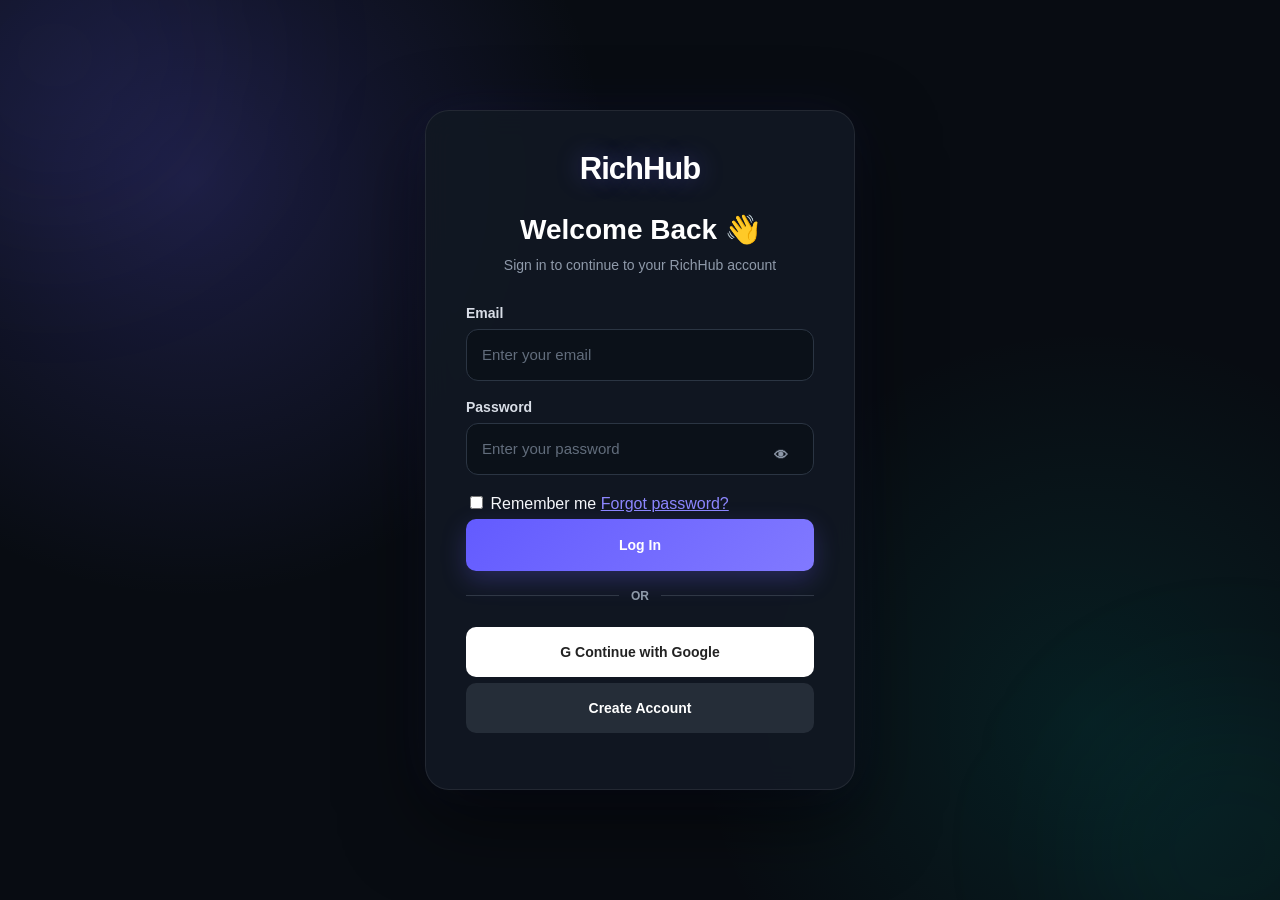
<file: index.html>
<!DOCTYPE html>
<html lang="en">
<head>
    <meta charset="UTF-8">
    <meta name="viewport" content="width=device-width, initial-scale=1.0">

    <title>RichHub Store</title>

    <link rel="stylesheet" href="./DS.css">
</head>

<body>

<!-- =========================
     LOGIN / AUTH
========================= -->

<div id="auth-section" style="display:flex;">

    <div class="login-card">

        <div class="login-logo">RichHub</div>

        <h2>Welcome Back 👋</h2>

        <p class="login-subtitle">
            Sign in to continue to your RichHub account
        </p>

        <div class="input-group">

            <label for="auth-email">
                Email
            </label>

            <input
                id="auth-email"
                type="email"
                placeholder="Enter your email"
                autocomplete="email"
            >

        </div>

        <div class="input-group">

            <label for="auth-password">
                Password
            </label>

            <div class="password-box">

                <input
                    id="auth-password"
                    type="password"
                    placeholder="Enter your password"
                    autocomplete="current-password"
                >

                <button
                    type="button"
                    class="show-password"
                    onclick="togglePassword()"
                >
                    👁
                </button>

            </div>

        </div>

        <div class="login-options">

            <label>
                <input type="checkbox">
                Remember me
            </label>

            <a href="#" onclick="return false;">
                Forgot password?
            </a>

        </div>

        <button
            class="login-btn"
            onclick="logIn()"
        >
            Log In
        </button>

        <div class="divider">
            <span>OR</span>
        </div>

        <button
            class="google-btn"
            onclick="loginWithGoogle()"
        >
            <span>G</span>
            Continue with Google
        </button>

        <button
            class="create-btn"
            onclick="signUp()"
        >
            Create Account
        </button>

        <p id="auth-message"></p>

    </div>

</div>


<!-- =========================
     STORE HUB
========================= -->

<div id="hub-section" style="display:none;">

    <header class="dashboard-header">

        <div>

            <h1>
                Welcome to RichHub 👋
            </h1>

            <p>
                Manage your online business from one place.
            </p>

        </div>

        <button
            onclick="logout()"
            class="logout-btn"
        >
            Logout
        </button>

    </header>


    <!-- NAVIGATION -->

    <nav class="dashboard-nav">

        <button onclick="showDashboard('overview')">
            🏠 Overview
        </button>

        <button onclick="showDashboard('store')">
            🛍️ Store
        </button>

        <button onclick="showDashboard('products')">
            📦 Products
        </button>

        <button onclick="showDashboard('orders')">
            🛒 Orders
        </button>

        <button onclick="showDashboard('customers')">
            👥 Customers
        </button>

        <button onclick="showDashboard('revenue')">
            💰 Revenue
        </button>

        <button onclick="showDashboard('ads')">
            📢 Ads
        </button>

        <button onclick="showDashboard('settings')">
            ⚙️ Settings
        </button>

    </nav>


    <main class="dashboard-content">


        <!-- =========================
             OVERVIEW
        ========================= -->

        <section
            id="overview"
            class="dashboard-page"
        >

            <h2>
                Dashboard Overview
            </h2>

            <div class="dashboard-cards">

                <div class="dashboard-card">
                    <span>💰</span>
                    <h3>Total Revenue</h3>
                    <p>$0.00</p>
                </div>

                <div class="dashboard-card">
                    <span>🛒</span>
                    <h3>Total Orders</h3>
                    <p>0</p>
                </div>

                <div class="dashboard-card">
                    <span>📦</span>
                    <h3>Products</h3>
                    <p>0</p>
                </div>

                <div class="dashboard-card">
                    <span>👥</span>
                    <h3>Customers</h3>
                    <p>0</p>
                </div>

            </div>


            <div class="dashboard-panel">

                <h3>
                    Quick Actions
                </h3>

                <button
                    onclick="showDashboard('products')"
                >
                    ➕ Add Product
                </button>

                <button
                    onclick="showDashboard('orders')"
                >
                    🛒 View Orders
                </button>

                <button
                    onclick="showDashboard('store')"
                >
                    🛍️ Manage Store
                </button>

            </div>

        </section>


        <!-- =========================
             STORE
        ========================= -->

        <section
            id="store"
            class="dashboard-page"
            style="display:none;"
        >

            <div class="store-header">

                <div>

                    <h2>
                        🛍️ My Store
                    </h2>

                    <p>
                        Manage your online store and products from one place.
                    </p>

                </div>

                <button
                    type="button"
                    class="edit-store-btn"
                    onclick="editStore()"
                >
                    ✏️ Edit Store
                </button>

            </div>


            <!-- STORE PROFILE -->

            <div class="store-profile">

                <div
                    class="store-banner"
                    id="bannerPreview"
                >
                    <span>
                        🖼️ Your Store Banner
                    </span>
                </div>

                <div class="store-details">

                    <div class="store-logo">
                        🛍️
                    </div>

                    <div class="store-text">

                        <h2 id="storeNameDisplay">
                            RichHub Store
                        </h2>

                        <p id="storeDescriptionDisplay">
                            Your trusted online store for quality products.
                        </p>

                        <span class="store-status">
                            🟢 Active
                        </span>

                    </div>

                </div>

            </div>


            <!-- STORE STATISTICS -->

            <div class="store-stats">

                <div class="store-stat-card">

                    <span>📦</span>

                    <div>

                        <small>
                            Total Products
                        </small>

                        <strong id="storeProductCount">
                            0
                        </strong>

                    </div>

                </div>


                <div class="store-stat-card">

                    <span>🛒</span>

                    <div>

                        <small>
                            Total Orders
                        </small>

                        <strong id="storeOrderCount">
                            0
                        </strong>

                    </div>

                </div>


                <div class="store-stat-card">

                    <span>👥</span>

                    <div>

                        <small>
                            Total Customers
                        </small>

                        <strong id="storeCustomerCount">
                            0
                        </strong>

                    </div>

                </div>


                <div class="store-stat-card">

                    <span>💰</span>

                    <div>

                        <small>
                            Total Revenue
                        </small>

                        <strong id="storeRevenue">
                            $0.00
                        </strong>

                    </div>

                </div>

            </div>


            <!-- STORE PRODUCTS -->

            <div class="store-products-header">

                <div>

                    <h2>
                        📦 Your Products
                    </h2>

                    <p>
                        Products customers can buy from your store.
                    </p>

                </div>

                <button
                    type="button"
                    class="add-product-btn"
                    onclick="showDashboard('products')"
                >
                    ＋ Add Product
                </button>

            </div>


            <div class="store-product-box">

                <div class="empty-store">

                    <div>
                        📦
                    </div>

                    <h3>
                        No products yet
                    </h3>

                    <p>
                        Add your first product and start selling on RichHub.
                    </p>

                    <button
                        type="button"
                        onclick="showDashboard('products')"
                    >
                        ＋ Add Your First Product
                    </button>

                </div>

            </div>

        </section>


        <!-- =========================
             STORE EDITOR
        ========================= -->

        <section
            id="store-editor"
            class="dashboard-page"
            style="display:none;"
        >

            <h2>
                ✏️ Edit Your Store
            </h2>

            <p>
                Change your store information below.
            </p>


            <div class="input-group">

                <label for="storeName">
                    Store Name
                </label>

                <input
                    id="storeName"
                    type="text"
                    placeholder="Enter your store name"
                >

            </div>


            <div class="input-group">

                <label for="storeDescription">
                    Store Description
                </label>

                <textarea
                    id="storeDescription"
                    placeholder="Enter your store description"
                    rows="5"
                ></textarea>

            </div>


            <div class="input-group">

                <label for="storeBanner">
                    Store Banner
                </label>

                <input
                    id="storeBanner"
                    type="file"
                    accept="image/*"
                    onchange="previewBanner(this)"
                >

            </div>


            <button
                type="button"
                onclick="saveEditedStore()"
            >
                💾 Save Store
            </button>


            <button
                type="button"
                onclick="showDashboard('store')"
            >
                ← Back to Store
            </button>

        </section>


        <!-- =========================
             PRODUCTS
        ========================= -->

        <section
            id="products"
            class="dashboard-page"
            style="display:none;"
        >

            <div class="products-header">

                <div>

                    <h2>
                        📦 Products
                    </h2>

                    <p>
                        Add and manage everything you sell on RichHub.
                    </p>

                </div>

                <button
                    class="add-product-main-btn"
                    onclick="addProduct()"
                >
                    ＋ Add Product
                </button>

            </div>


            <div
                class="products-grid"
                id="products-grid"
            >

                <div class="products-empty">

                    <div>
                        📦
                    </div>

                    <h3>
                        No products yet
                    </h3>

                    <p>
                        Add your first product to start selling.
                    </p>

                    <button onclick="addProduct()">
                        ＋ Add Your First Product
                    </button>

                </div>

            </div>

        </section>


        <!-- ORDERS -->

        <section
            id="orders"
            class="dashboard-page"
            style="display:none;"
        >

            <h2>🛒 Orders</h2>

            <p>
                Your customer orders will appear here.
            </p>

        </section>


        <!-- CUSTOMERS -->

        <section
            id="customers"
            class="dashboard-page"
            style="display:none;"
        >

            <h2>👥 Customers</h2>

            <p>
                Manage your customers here.
            </p>

        </section>


        <!-- REVENUE -->

        <section
            id="revenue"
            class="dashboard-page"
            style="display:none;"
        >

            <h2>💰 Revenue</h2>

            <p>
                View your sales and earnings here.
            </p>

        </section>


        <!-- ADS -->

        <section
            id="ads"
            class="dashboard-page"
            style="display:none;"
        >

            <h2>📢 Ads</h2>

            <p>
                Create and manage advertisements for your store.
            </p>

        </section>


        <!-- SETTINGS -->

        <section
            id="settings"
            class="dashboard-page"
            style="display:none;"
        >

            <h2>⚙️ Settings</h2>

            <p>
                Manage your RichHub account and store settings.
            </p>

        </section>

    </main>

</div>


<script src="ship.js"></script>

</body>
   
</html>
</file>
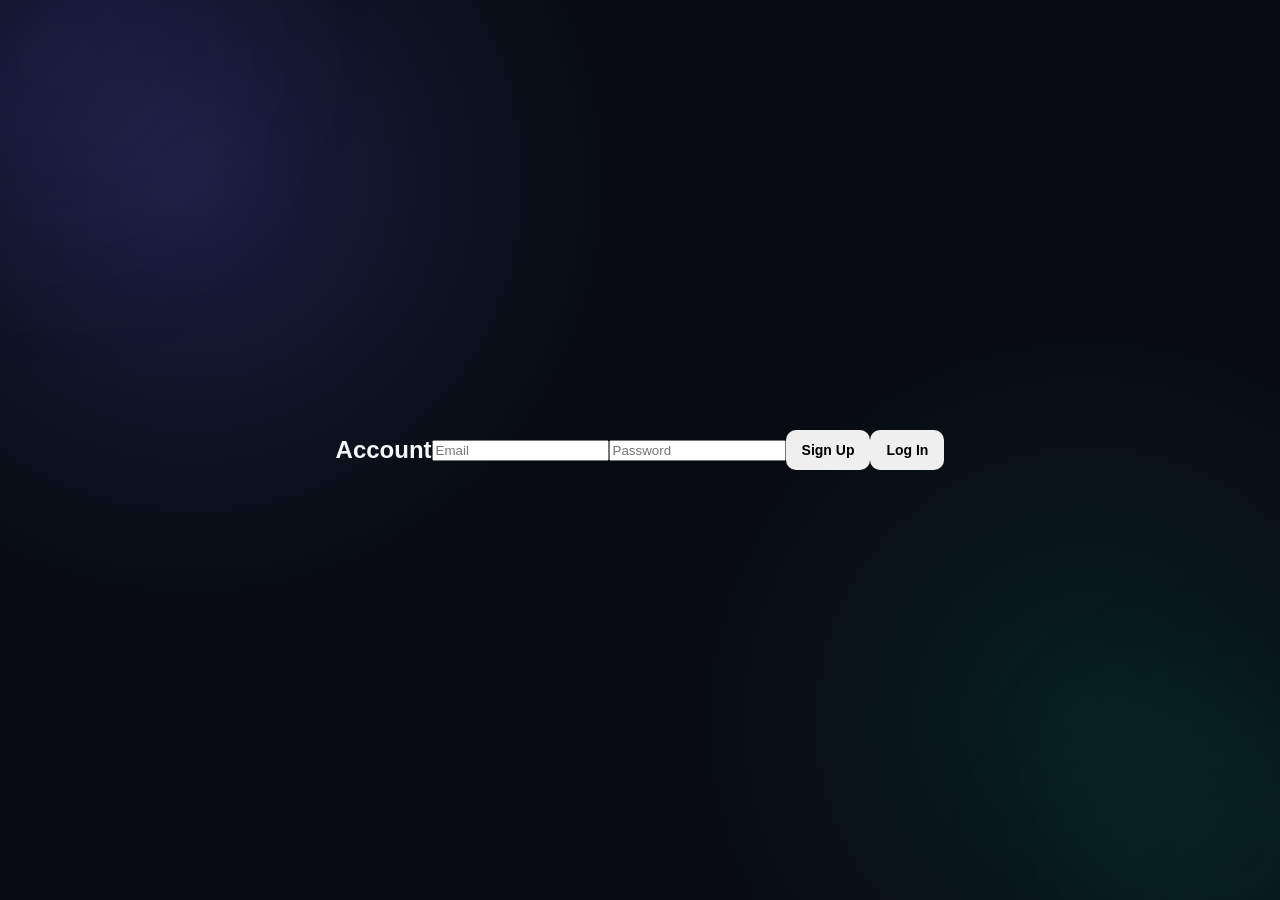
<file: dropshipping .html>
<!DOCTYPE html>
<html lang="en">
<head>
    <meta charset="UTF-8">
    <meta name="viewport" content="width=device-width, initial-scale=1.0">

    <title>RichHub Store</title>
<link rel="stylesheet" href="DS.css">
</head>


  <body>
    <div id="auth-section">
    <h2>Account</h2>

    <input id="auth-email" type="email" placeholder="Email">
    <input id="auth-password" type="password" placeholder="Password">

    <button onclick="signUp()">Sign Up</button>
    <button onclick="logIn()">Log In</button>

    <p id="auth-message"></p>
</div>
<div id="hub-section">

    <!-- HEADER -->

    <header>
        <h1>Everything You Need to Sell Online</h1>

        <p>
            Build your business from one simple platform.
        </p>
    </header>


    <!-- FEATURES -->

    <section class="section">

        <div class="features">

            <div class="feature-card">
                <div class="feature-icon">🏪</div>

                <h3>Create Your Store</h3>

                <p>
                    Create your own online store and customize it
                    for your business.
                </p>
            </div>


            <div class="feature-card">
                <div class="feature-icon">📦</div>

                <h3>Manage Products</h3>

                <p>
                    Add products, prices, descriptions and images
                    from your dashboard.
                </p>
            </div>


            <div class="feature-card">
                <div class="feature-icon">🛒</div>

                <h3>Receive Orders</h3>

                <p>
                    Customers can browse your products and place
                    orders through your store.
                </p>
            </div>


            <div class="feature-card">
                <div class="feature-icon">📊</div>

                <h3>Grow Your Business</h3>

                <p>
                    Track your store activity and grow your
                    online business.
                </p>
            </div>

        </div>

    </section>


    <!-- PRODUCTS -->

    <section class="section">

        <h2>Our Products</h2>

        <p>
            Browse products available in the RichHub store.
        </p>

        <div id="products-list" class="products">
            <p>Loading products...</p>
        </div>

    </section>


    <!-- PRICING -->

    <section class="section">

        <h2>Simple Pricing</h2>

        <p>
            Start with a free trial and upgrade when you're ready.
        </p>


        <div class="pricing">

            <div class="price-card">

                <h3>RichHub Store</h3>

                <div class="price">
                    $20
                    <span>/ month</span>
                </div>

                <ul>
                    <li>✅ Your own online store</li>
                    <li>✅ Product management</li>
                    <li>✅ Order management</li>
                    <li>✅ Seller dashboard</li>
                    <li>📢 Ads included</li>
                    <li>🎁 3-day free trial</li>
                </ul>

                <button
                    class="trial-btn"
                    onclick="startTrial()"
                >
                    Start Trial
                </button>

            </div>


            <div class="price-card">

                <h3>RichHub Ad-Free</h3>

                <div class="price">
                    $24
                    <span>/ month</span>
                </div>

                <ul>
                    <li>✅ Everything in Store</li>
                    <li>✅ Your own online store</li>
                    <li>✅ Product management</li>
                    <li>✅ Order management</li>
                    <li>🚫 No advertisements</li>
                    <li>🎁 Promotional holiday trials</li>
                </ul>

                <button
                    class="trial-btn"
                    onclick="startAdFree()"
                >
                    Choose Ad-Free
                </button>

            </div>

        </div>

    </section>
    </div>
    
        <script src="ship.js"></script>
</body>
</html>
</file>
<file: DS.css>
/* =====================================================
   RICHHUB - COMPLETE STYLESHEET
   Login + Dashboard
   ===================================================== */

* {
    box-sizing: border-box;
}

html {
    scroll-behavior: smooth;
}

body {
    margin: 0;
    min-height: 100vh;
    font-family: Inter, Arial, Helvetica, sans-serif;
    background: #080c12;
    color: #f5f7fb;
}

    
    /* =========================================
   RICHHUB PREMIUM LOGIN
   ========================================= */

#auth-section {
    min-height: 100vh;
    display: flex;
    align-items: center;
    justify-content: center;
    padding: 24px;
    position: relative;
    overflow: hidden;

    background:
        radial-gradient(
            circle at 15% 20%,
            rgba(108, 99, 255, 0.20),
            transparent 32%
        ),
        radial-gradient(
            circle at 85% 80%,
            rgba(0, 200, 180, 0.10),
            transparent 30%
        ),
        #080c12;
}

/* Soft background glow */

#auth-section::before {
    content: "";
    position: absolute;
    width: 350px;
    height: 350px;
    border-radius: 50%;
    background: rgba(108, 99, 255, 0.08);
    filter: blur(80px);
    top: -120px;
    left: -120px;
    pointer-events: none;
}

#auth-section::after {
    content: "";
    position: absolute;
    width: 300px;
    height: 300px;
    border-radius: 50%;
    background: rgba(0, 200, 180, 0.06);
    filter: blur(80px);
    right: -100px;
    bottom: -100px;
    pointer-events: none;
}

/* Login card */

.login-card {
    position: relative;
    z-index: 2;
    width: 100%;
    max-width: 430px;

    padding: 40px;

    background: rgba(17, 24, 34, 0.94);
    border: 1px solid rgba(255, 255, 255, 0.08);
    border-radius: 24px;

    box-shadow:
        0 30px 80px rgba(0, 0, 0, 0.55),
        0 0 50px rgba(108, 99, 255, 0.08);

    backdrop-filter: blur(14px);

    animation: loginCardIn 0.5s ease;
}

/* Logo */

.login-logo {
    text-align: center;
    margin-bottom: 26px;

    font-size: 31px;
    font-weight: 850;
    letter-spacing: -1px;

    color: #ffffff;

    text-shadow:
        0 0 25px rgba(108, 99, 255, 0.35);
}

/* Title */

.login-card h2 {
    margin: 0 0 9px;

    text-align: center;

    font-size: 28px;
    font-weight: 800;

    color: #ffffff;
}

/* Subtitle */

.login-subtitle {
    margin: 0 auto 28px;

    max-width: 330px;

    text-align: center;

    color: #8f9aaa;

    font-size: 14px;
    line-height: 1.55;
}

/* Input groups */

.input-group {
    margin-bottom: 18px;
}

.input-group label {
    display: block;

    margin-bottom: 8px;

    color: #d9dee7;

    font-size: 14px;
    font-weight: 600;
}

/* Inputs */

.input-group input {
    width: 100%;
    height: 52px;

    padding: 0 15px;

    border: 1px solid #2b3543;
    border-radius: 12px;

    outline: none;

    background: #0b1119;
    color: #ffffff;

    font-size: 15px;

    transition:
        border-color 0.25s ease,
        box-shadow 0.25s ease,
        transform 0.25s ease;
}

.input-group input::placeholder {
    color: #626d7c;
}

.input-group input:hover {
    border-color: #3a4655;
}

.input-group input:focus {
    border-color: #6c63ff;

    box-shadow:
        0 0 0 3px rgba(108, 99, 255, 0.13),
        0 8px 25px rgba(0, 0, 0, 0.18);

    transform: translateY(-1px);
}

/* Password */

.password-box {
    position: relative;
}

.password-box input {
    padding-right: 52px;
}

.show-password {
    position: absolute;

    right: 10px;
    top: 50%;

    transform: translateY(-50%);

    border: 0;
    background: transparent;

    color: #8d98a8;

    cursor: pointer;

    transition: 0.2s ease;
}

.show-password:hover {
    color: #ffffff;
}

/* Login button */

.login-btn {
    width: 100%;
    height: 52px;

    margin-top: 7px;

    border: 0;
    border-radius: 12px;

    background: linear-gradient(
        135deg,
        #635bff,
        #8179ff
    );

    color: #ffffff;

    font-size: 16px;
    font-weight: 750;

    cursor: pointer;

    box-shadow:
        0 9px 25px rgba(108, 99, 255, 0.25);

    transition:
        transform 0.22s ease,
        box-shadow 0.22s ease,
        filter 0.22s ease;
}

.login-btn:hover {
    transform: translateY(-3px);

    filter: brightness(1.08);

    box-shadow:
        0 14px 32px rgba(108, 99, 255, 0.38);
}

.login-btn:active {
    transform: translateY(0);
}

/* Divider */

.divider {
    display: flex;
    align-items: center;

    gap: 12px;

    margin: 21px 0 15px;

    color: #687383;

    font-size: 12px;
    font-weight: 600;
}

.divider::before,
.divider::after {
    content: "";

    flex: 1;

    height: 1px;

    background: #293341;
}

/* Google */

.google-btn {
    width: 100%;
    height: 50px;

    border: 1px solid #303b49;
    border-radius: 11px;

    background: #ffffff;
    color: #20242a;

    font-size: 15px;
    font-weight: 650;

    cursor: pointer;

    transition:
        transform 0.22s ease,
        box-shadow 0.22s ease,
        background 0.22s ease;
}

.google-btn:hover {
    transform: translateY(-3px);

    background: #f5f6f8;

    box-shadow:
        0 9px 24px rgba(0, 0, 0, 0.25);
}

.google-btn:active {
    transform: translateY(0);
}

/* Create account */

.create-btn {
    width: 100%;
    height: 50px;

    margin-top: 11px;

    border: 1px solid #3b4554;
    border-radius: 11px;

    background: #171f2a;
    color: #ffffff;

    font-size: 15px;
    font-weight: 650;

    cursor: pointer;

    transition:
        transform 0.22s ease,
        background 0.22s ease,
        border-color 0.22s ease,
        box-shadow 0.22s ease;
}

.create-btn:hover {
    transform: translateY(-3px);

    background: #202a37;

    border-color: #6c63ff;

    box-shadow:
        0 9px 24px rgba(0, 0, 0, 0.22);
}

.create-btn:active {
    transform: translateY(0);
}

/* Auth message */

#auth-message {
    margin-top: 16px;

    text-align: center;

    color: #8f9aaa;

    font-size: 13px;
}

/* Login entrance animation */

@keyframes loginCardIn {
    from {
        opacity: 0;
        transform: translateY(18px) scale(0.98);
    }

    to {
        opacity: 1;
        transform: translateY(0) scale(1);
    }
}

/* Mobile */

@media (max-width: 520px) {

    #auth-section {
        padding: 16px;
    }

    .login-card {
        padding: 30px 21px;
        border-radius: 20px;
    }

    .login-logo {
        font-size: 27px;
    }

    .login-card h2 {
        font-size: 25px;
    }

    .login-subtitle {
        font-size: 13px;
    }

    .input-group input {
        height: 50px;
    }

    .login-btn,
    .google-btn,
    .create-btn {
        height: 49px;
    }
   }

/* =====================================================
   DASHBOARD
   ===================================================== */

#hub-section {
    min-height: 100vh;
    background: #090d13;
    color: #f5f7fb;
}

/* Header */

.dashboard-header {
    min-height: 82px;
    padding: 20px 30px;
    display: flex;
    align-items: center;
    justify-content: space-between;
    gap: 20px;
    background: #111821;
    border-bottom: 1px solid #27313d;
}

.dashboard-header h1 {
    margin: 0;
    font-size: 25px;
    font-weight: 800;
}

.dashboard-header p {
    margin: 6px 0 0;
    color: #8d99a8;
    font-size: 14px;
}

.logout-btn {
    padding: 10px 18px;
    border: 1px solid #354151;
    border-radius: 10px;
    background: #18212b;
    color: #fff;
    font-weight: 600;
    cursor: pointer;
    transition: .25s ease;
}

.logout-btn:hover {
    background: #252f3c;
    transform: translateY(-2px);
}

/* Navigation */

.dashboard-nav {
    display: flex;
    gap: 9px;
    padding: 14px 25px;
    background: #0e141c;
    border-bottom: 1px solid #27313d;
    overflow-x: auto;
    scrollbar-width: thin;
}

.dashboard-nav button {
    flex: 0 0 auto;
    padding: 11px 16px;
    border: 1px solid #2b3745;
    border-radius: 10px;
    background: #151e28;
    color: #c3ccd7;
    font-size: 14px;
    font-weight: 600;
    white-space: nowrap;
    cursor: pointer;
    transition: .25s ease;
}

.dashboard-nav button:hover {
    background: #6c63ff;
    border-color: #6c63ff;
    color: #fff;
    transform: translateY(-2px);
}

/* Content */

.dashboard-content {
    width: 100%;
    max-width: 1400px;
    margin: auto;
    padding: 35px 30px 60px;
}

.dashboard-page {
    animation: fadeIn .25s ease;
}

.dashboard-page h2 {
    margin: 0 0 25px;
    font-size: 28px;
    font-weight: 800;
}

.dashboard-page > p {
    color: #8d99a8;
}

/* Statistic cards */

.dashboard-cards {
    display: grid;
    grid-template-columns: repeat(4, 1fr);
    gap: 18px;
}

.dashboard-card {
    min-height: 150px;
    padding: 23px;
    background: #121a24;
    border: 1px solid #27323f;
    border-radius: 17px;
    box-shadow: 0 12px 30px rgba(0,0,0,.18);
    transition: .25s ease;
}

.dashboard-card:hover {
    transform: translateY(-5px);
    border-color: #6c63ff;
    box-shadow: 0 16px 35px rgba(0,0,0,.30);
}

.dashboard-card span {
    display: block;
    margin-bottom: 16px;
    font-size: 27px;
}

.dashboard-card h3 {
    margin: 0 0 8px;
    color: #909baa;
    font-size: 14px;
    font-weight: 600;
}

.dashboard-card p {
    margin: 0;
    color: #fff;
    font-size: 27px;
    font-weight: 800;
}

/* Quick actions */

.dashboard-panel {
    margin-top: 25px;
    padding: 25px;
    background: #121a24;
    border: 1px solid #27323f;
    border-radius: 17px;
}

.dashboard-panel h3 {
    margin: 0 0 18px;
    font-size: 18px;
}

.dashboard-panel button,
.dashboard-page button {
    padding: 11px 17px;
    margin: 4px;
    border: 0;
    border-radius: 10px;
    background: #6c63ff;
    color: #fff;
    font-weight: 700;
    cursor: pointer;
    transition: .25s ease;
}

.dashboard-panel button:hover,
.dashboard-page button:hover {
    background: #8179ff;
    transform: translateY(-2px);
    box-shadow: 0 8px 20px rgba(108,99,255,.25);
}

/* Links */

a {
    color: #8d87ff;
}

/* Selection */

::selection {
    background: #6c63ff;
    color: #fff;
}

/* Animation */

@keyframes fadeIn {
    from {
        opacity: 0;
        transform: translateY(6px);
    }

    to {
        opacity: 1;
        transform: translateY(0);
    }
}

/* =====================================================
   TABLET
   ===================================================== */

@media (max-width: 900px) {

    .dashboard-cards {
        grid-template-columns: repeat(2, 1fr);
    }

    .dashboard-header {
        padding: 18px 20px;
    }

    .dashboard-nav {
        padding: 12px 20px;
    }

    .dashboard-content {
        padding: 28px 20px 50px;
    }
}

/* =====================================================
   MOBILE
   ===================================================== */

@media (max-width: 600px) {

    #auth-section {
        padding: 18px;
    }

    .login-card {
        padding: 30px 22px;
        border-radius: 20px;
    }

    .login-logo {
        font-size: 27px;
    }

    .login-card h2 {
        font-size: 26px;
    }

    .login-options {
        font-size: 13px;
    }

    .dashboard-header {
        padding: 20px;
        align-items: flex-start;
        flex-direction: column;
        gap: 15px;
    }

    .dashboard-header h1 {
        font-size: 22px;
    }

    .dashboard-cards {
        grid-template-columns: 1fr;
    }

    .dashboard-content {
        padding: 25px 15px 40px;
    }

    .dashboard-card {
        min-height: 135px;
    }
   }

/* Google + Create Account buttons */ 
#auth-section button {
    font-family: inherit;
    border: none;
    border-radius: 10px;
    padding: 12px 16px;
    font-size: 14px;
    font-weight: 600;
    cursor: pointer;
    transition: 0.2s ease;
}

#auth-section button:hover {
    transform: translateY(-1px);
}

/* Google button */
#auth-section button[onclick*="Google"] {
    background: #ffffff;
    color: #222222;
}

/* Create Account button */
#auth-section button[onclick*="Create"] {
    background: #252d38;
    color: #ffffff;
    border: 1px solid #3a4352;
}

/* Put the two buttons neatly together */
#auth-section .login-card button {
    margin-top: 6px;
           }

/* GOOGLE LOGIN BUTTON */
.google-btn {
    width: 100%;
    padding: 14px;
    margin-top: 10px;
    border: 1px solid #303846;
    border-radius: 10px;
    background: #ffffff;
    color: #222222;
    font-size: 15px;
    font-weight: 600;
    cursor: pointer;
    transition: 0.2s ease;
}

.google-btn:hover {
    transform: translateY(-2px);
    box-shadow: 0 6px 18px rgba(0,0,0,0.25);
}

/* CREATE ACCOUNT BUTTON */
.create-btn {
    width: 100%;
    padding: 14px;
    margin-top: 10px;
    border: 1px solid #303846;
    border-radius: 10px;
    background: #252d38;
    color: #ffffff;
    font-size: 15px;
    font-weight: 600;
    cursor: pointer;
    transition: 0.2s ease;
}

.create-btn:hover {
    background: #313b4a;
    transform: translateY(-2px);
}

/* OR DIVIDER */
.divider {
    display: flex;
    align-items: center;
    gap: 12px;
    margin: 18px 0;
    color: #8f9aaa;
}

.divider::before,
.divider::after {
    content: "";
    flex: 1;
    height: 1px;
    background: #303846;
       }

/* =========================
   STORE SECTION
========================= */

#store {
    padding: 25px;
}

#store h2 {
    font-size: 28px;
    margin-bottom: 8px;
}

#store > p {
    margin-bottom: 25px;
    opacity: 0.75;
}

/* Store information card */
.store-info {
    max-width: 650px;
    padding: 25px;
    border-radius: 18px;
    background: rgba(255, 255, 255, 0.06);
    border: 1px solid rgba(255, 255, 255, 0.12);
    box-shadow: 0 10px 30px rgba(0, 0, 0, 0.25);
}

/* Labels */
.store-info label {
    display: block;
    margin-top: 18px;
    margin-bottom: 8px;
    font-weight: 600;
    font-size: 15px;
}

/* Text input and description */
.store-info input[type="text"],
.store-info textarea {
    width: 100%;
    box-sizing: border-box;
    padding: 13px 15px;
    border: 1px solid rgba(255, 255, 255, 0.15);
    border-radius: 10px;
    background: rgba(0, 0, 0, 0.25);
    color: inherit;
    font-size: 15px;
    outline: none;
    transition: 0.2s;
}

/* Description box */
.store-info textarea {
    min-height: 120px;
    resize: vertical;
}

/* When the user clicks an input */
.store-info input[type="text"]:focus,
.store-info textarea:focus {
    border-color: #6c63ff;
    box-shadow: 0 0 0 3px rgba(108, 99, 255, 0.15);
}

/* Image upload */
.store-info input[type="file"] {
    width: 100%;
    box-sizing: border-box;
    padding: 12px;
    border-radius: 10px;
    border: 1px dashed rgba(255, 255, 255, 0.25);
    background: rgba(0, 0, 0, 0.2);
    margin-bottom: 20px;
}

/* Edit Store button */
.store-info button {
    width: 100%;
    padding: 14px;
    border: none;
    border-radius: 10px;
    background: #6c63ff;
    color: white;
    font-size: 16px;
    font-weight: 600;
    cursor: pointer;
    transition: 0.2s;
}

.store-info button:hover {
    transform: translateY(-2px);
    opacity: 0.9;
}

.store-info button:active {
    transform: translateY(0);
}

/* ===============================
   STORE BANNER PREVIEW
   =============================== */

.banner-preview {
  width: 100%;
  max-width: 600px;
  height: 220px;
  margin: 15px 0;
  border-radius: 16px;
  border: 2px dashed rgba(255, 255, 255, 0.25);
  display: flex;
  align-items: center;
  justify-content: center;
  overflow: hidden;
  background: rgba(255, 255, 255, 0.05);
  color: #aaa;
  text-align: center;
}

.banner-preview img {
  width: 100%;
  height: 100%;
  object-fit: cover;
}
/* =========================================
   RICHHUB STORE PAGE
   ========================================= */

.store-header {
    display: flex;
    justify-content: space-between;
    align-items: center;
    gap: 20px;
    margin-bottom: 25px;
}

.store-header h2 {
    margin: 0 0 8px;
    font-size: 32px;
    color: #ffffff;
}

.store-header p {
    margin: 0;
    color: #8f9aaa;
    font-size: 15px;
}

.edit-store-btn,
.add-product-btn {
    border: 0;
    border-radius: 10px;
    padding: 13px 20px;
    background: #6c63ff;
    color: #ffffff;
    font-size: 14px;
    font-weight: 700;
    cursor: pointer;
    transition: 0.25s ease;
}

.edit-store-btn:hover,
.add-product-btn:hover {
    transform: translateY(-2px);
    box-shadow: 0 8px 25px rgba(108, 99, 255, 0.3);
}


/* STORE PROFILE */

.store-profile {
    position: relative;
    overflow: hidden;
    min-height: 260px;
    margin-bottom: 22px;
    border: 1px solid #293443;
    border-radius: 18px;
    background: #111923;
    box-shadow: 0 15px 40px rgba(0, 0, 0, 0.25);
}

.store-banner {
    height: 145px;
    display: flex;
    align-items: center;
    justify-content: center;
    background:
        radial-gradient(circle at 20% 20%, rgba(108, 99, 255, 0.35), transparent 40%),
        linear-gradient(135deg, #191c48, #101620);
    color: #8f9aaa;
    font-size: 15px;
}

.store-details {
    display: flex;
    align-items: center;
    gap: 18px;
    padding: 0 25px 25px;
}

.store-logo {
    width: 95px;
    height: 95px;
    margin-top: -45px;
    display: flex;
    align-items: center;
    justify-content: center;
    flex-shrink: 0;
    border: 3px solid #111923;
    border-radius: 18px;
    background: #6c63ff;
    font-size: 40px;
    box-shadow: 0 8px 25px rgba(0, 0, 0, 0.35);
}

.store-text h2 {
    margin: 8px 0;
    color: #ffffff;
    font-size: 25px;
}

.store-text p {
    margin: 0 0 12px;
    color: #8f9aaa;
    font-size: 14px;
}

.store-status {
    display: inline-block;
    padding: 5px 11px;
    border-radius: 20px;
    background: rgba(0, 200, 120, 0.12);
    color: #38d996;
    font-size: 12px;
    font-weight: 700;
}


/* STORE STATISTICS */

.store-stats {
    display: grid;
    grid-template-columns: repeat(4, 1fr);
    gap: 15px;
    margin-bottom: 30px;
}

.store-stat-card {
    display: flex;
    align-items: center;
    gap: 14px;
    padding: 20px;
    border: 1px solid #293443;
    border-radius: 15px;
    background: #111923;
}

.store-stat-card > span {
    width: 45px;
    height: 45px;
    display: flex;
    align-items: center;
    justify-content: center;
    border-radius: 50%;
    background: rgba(108, 99, 255, 0.15);
    font-size: 21px;
}

.store-stat-card small {
    display: block;
    margin-bottom: 5px;
    color: #8f9aaa;
    font-size: 12px;
}

.store-stat-card strong {
    color: #ffffff;
    font-size: 22px;
}


/* PRODUCTS HEADER */

.store-products-header {
    display: flex;
    justify-content: space-between;
    align-items: center;
    gap: 20px;
    margin-bottom: 15px;
}

.store-products-header h2 {
    margin: 0 0 5px;
    color: #ffffff;
    font-size: 22px;
}

.store-products-header p {
    margin: 0;
    color: #8f9aaa;
    font-size: 13px;
}


/* PRODUCTS BOX */

.store-product-box {
    min-height: 220px;
    border: 1px solid #293443;
    border-radius: 15px;
    background: #111923;
}

.empty-store {
    padding: 50px 20px;
    text-align: center;
}

.empty-store > div {
    margin-bottom: 10px;
    font-size: 42px;
}

.empty-store h3 {
    margin: 0 0 8px;
    color: #ffffff;
    font-size: 19px;
}

.empty-store p {
    margin: 0 0 20px;
    color: #8f9aaa;
    font-size: 14px;
}

.empty-store button {
    border: 0;
    border-radius: 9px;
    padding: 12px 18px;
    background: #6c63ff;
    color: #ffffff;
    font-weight: 700;
    cursor: pointer;
    transition: 0.25s ease;
}

.empty-store button:hover {
    transform: translateY(-2px);
}


/* MOBILE */

@media (max-width: 800px) {

    .store-header {
        align-items: flex-start;
        flex-direction: column;
    }

    .store-stats {
        grid-template-columns: repeat(2, 1fr);
    }

    .store-details {
        align-items: flex-start;
    }

}

@media (max-width: 500px) {

    .store-stats {
        grid-template-columns: 1fr;
    }

    .store-details {
        flex-direction: column;
    }

    .store-logo {
        margin-top: -35px;
    }

    .store-products-header {
        align-items: flex-start;
        flex-direction: column;
    }

   }
/* =========================================
   PRODUCTS PAGE
   ========================================= */

.products-header {
    display: flex;
    justify-content: space-between;
    align-items: center;
    gap: 20px;
    margin-bottom: 25px;
}

.products-header h2 {
    margin: 0 0 7px;
    color: #fff;
    font-size: 30px;
}

.products-header p {
    margin: 0;
    color: #8f9aaa;
}

.add-product-main-btn {
    border: none;
    border-radius: 10px;
    padding: 13px 20px;
    background: #6c63ff;
    color: white;
    font-weight: 700;
    cursor: pointer;
}

.add-product-main-btn:hover {
    transform: translateY(-2px);
    box-shadow: 0 8px 25px rgba(108, 99, 255, .3);
}

.products-grid {
    display: grid;
    grid-template-columns: repeat(3, 1fr);
    gap: 18px;
}

.products-empty {
    grid-column: 1 / -1;
    padding: 60px 20px;
    text-align: center;
    border: 1px solid #293443;
    border-radius: 16px;
    background: #111923;
}

.products-empty > div {
    font-size: 45px;
    margin-bottom: 10px;
}

.products-empty h3 {
    color: white;
    margin: 0 0 8px;
}

.products-empty p {
    color: #8f9aaa;
    margin-bottom: 20px;
}

.products-empty button {
    border: none;
    border-radius: 9px;
    padding: 12px 18px;
    background: #6c63ff;
    color: white;
    font-weight: 700;
    cursor: pointer;
}

@media (max-width: 800px) {
    .products-grid {
        grid-template-columns: repeat(2, 1fr);
    }
}

@media (max-width: 500px) {
    .products-header {
        align-items: flex-start;
        flex-direction: column;
    }

    .products-grid {
        grid-template-columns: 1fr;
    }
       }
</file>
